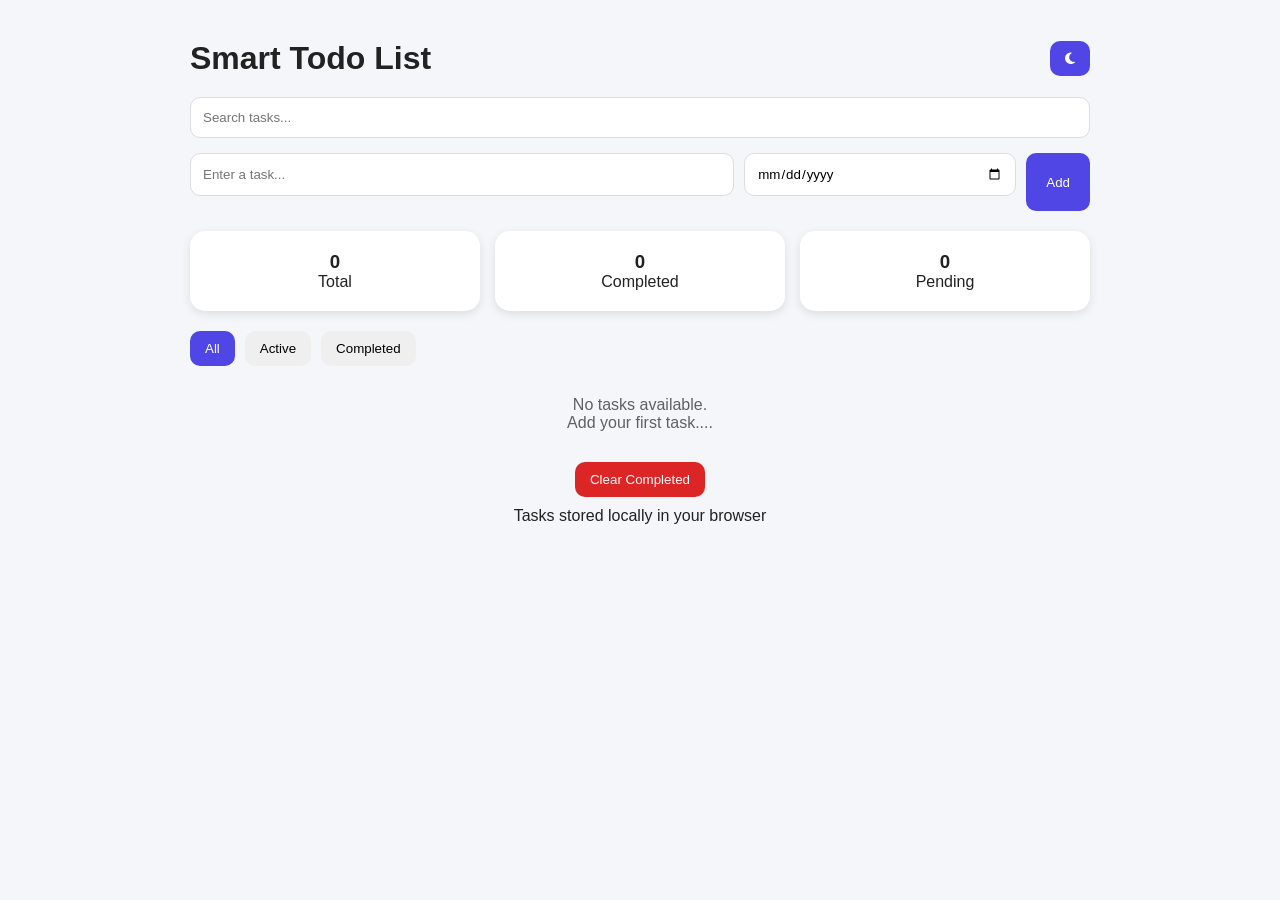
<file: To Do App/index.html>
<!DOCTYPE html>
<html lang="en">
<head>
    <meta charset="UTF-8">
    <meta name="viewport" content="width=device-width, initial-scale=1.0">
    <title>Smart Todo List</title>

    <link rel="stylesheet" href="style.css">

    <!-- Font Awesome -->
    <link rel="stylesheet" href="https://cdnjs.cloudflare.com/ajax/libs/font-awesome/6.5.1/css/all.min.css">

</head>
<body>

    <div class="container">

        <!-- Header -->
        <header>
            <h1>Smart Todo List</h1>

            <button id="themeToggle">
                <i class="fa-solid fa-moon"></i>
            </button>
        </header>

        <!-- Search -->
        <div class="search-box">
            <input
                type="text"
                id="searchInput"
                placeholder="Search tasks..."
            >
        </div>

        <!-- Add Task -->
        <div class="task-input">

            <input
                type="text"
                id="taskInput"
                placeholder="Enter a task..."
            >

            <input
                type="date"
                id="dueDate"
            >

            <button id="addTaskBtn">
                Add
            </button>

        </div>

        <!-- Statistics -->
        <div class="stats">

            <div class="card">
                <h3 id="totalTasks">0</h3>
                <p>Total</p>
            </div>

            <div class="card">
                <h3 id="completedTasks">0</h3>
                <p>Completed</p>
            </div>

            <div class="card">
                <h3 id="pendingTasks">0</h3>
                <p>Pending</p>
            </div>

        </div>

        <!-- Filters -->
        <div class="filters">

            <button class="filter-btn active" data-filter="all">
                All
            </button>

            <button class="filter-btn" data-filter="active">
                Active
            </button>

            <button class="filter-btn" data-filter="completed">
                Completed
            </button>

        </div>

        <!-- Task List -->
        <ul id="taskList"></ul>

        <!-- Empty State -->
        <div id="emptyState">
            No tasks available.
            <br>
            Add your first task....
        </div>

        <!-- Toast Notification -->
        <div id="toast"></div>

        <!-- Footer -->
        <footer>

            <button id="clearCompleted">
                Clear Completed
            </button>

            <p>
                Tasks stored locally in your browser
            </p>

        </footer>

    </div>

    <script src="script.js"></script>

</body>
</html>
</file>
<file: To Do App/style.css>
*{
    margin:0;
    padding:0;
    box-sizing:border-box;
    font-family:'Segoe UI',sans-serif;
}

:root{
    --bg:#f4f6f9;
    --card:#ffffff;
    --text:#222;
    --primary:#4f46e5;
    --success:#16a34a;
    --danger:#dc2626;
}

body.dark{
    --bg:#121212;
    --card:#1e1e1e;
    --text:#ffffff;
}

body{
    background:var(--bg);
    color:var(--text);
    transition:.3s;
}

.container{
    width:90%;
    max-width:900px;
    margin:40px auto;
}

header{
    display:flex;
    justify-content:space-between;
    align-items:center;
    margin-bottom:20px;
}

header h1{
    font-size:2rem;
}

#themeToggle{
    border:none;
    padding:10px 15px;
    border-radius:10px;
    cursor:pointer;
}

.search-box input,
.task-input input{
    width:100%;
    padding:12px;
    border:1px solid #ddd;
    border-radius:10px;
    margin-bottom:15px;
}

.task-input{
    display:grid;
    grid-template-columns:2fr 1fr auto;
    gap:10px;
}

#addTaskBtn{
    background:var(--primary);
    color:white;
    border:none;
    padding:12px 20px;
    border-radius:10px;
    cursor:pointer;
}

.stats{
    display:grid;
    grid-template-columns:repeat(3,1fr);
    gap:15px;
    margin:20px 0;
}

.card{
    background:var(--card);
    padding:20px;
    border-radius:15px;
    text-align:center;
    box-shadow:0 3px 10px rgba(0,0,0,.1);
}

.filters{
    display:flex;
    gap:10px;
    margin-bottom:20px;
}

.filter-btn{
    padding:10px 15px;
    border:none;
    cursor:pointer;
    border-radius:10px;
}

.filter-btn.active{
    background:var(--primary);
    color:white;
}

#taskList{
    list-style:none;
}

.task{
    background:var(--card);
    padding:15px;
    border-radius:12px;
    margin-bottom:10px;

    display:flex;
    justify-content:space-between;
    align-items:center;
}

.task-left{
    display:flex;
    align-items:center;
    gap:10px;
}

.completed span{
    text-decoration:line-through;
    opacity:.6;
}

.delete-btn{
    background:var(--danger);
    color:white;
    border:none;
    padding:8px 12px;
    border-radius:8px;
    cursor:pointer;
}

#emptyState{
    text-align:center;
    margin:30px 0;
    opacity:.7;
}

footer{
    text-align:center;
    margin-top:20px;
}

#clearCompleted{
    background:var(--danger);
    color:white;
    border:none;
    padding:10px 15px;
    border-radius:10px;
    margin-bottom:10px;
    cursor:pointer;
}

@media(max-width:768px){

    .task-input{
        grid-template-columns:1fr;
    }

    .stats{
        grid-template-columns:1fr;
    }
}

/* Empty State */

.hidden{
    display:none;
}

/* Toast */

#toast{
    position:fixed;
    right:20px;
    top:20px;

    background:#222;
    color:white;

    padding:12px 18px;
    border-radius:10px;

    opacity:0;
    visibility:hidden;

    transition:.3s;

    z-index:1000;
}

#toast.show{
    opacity:1;
    visibility:visible;
}

/* Due Date */

.task small{
    display:block;
    margin-top:4px;
    color:#888;
}

/* Theme Button */

#themeToggle{
    background:var(--primary);
    color:white;
}

/* Hover Effects */

.card:hover{
    transform:translateY(-3px);
}

.task{
    transition:.3s;
}

.task:hover{
    transform:translateX(4px);
}
</file>
